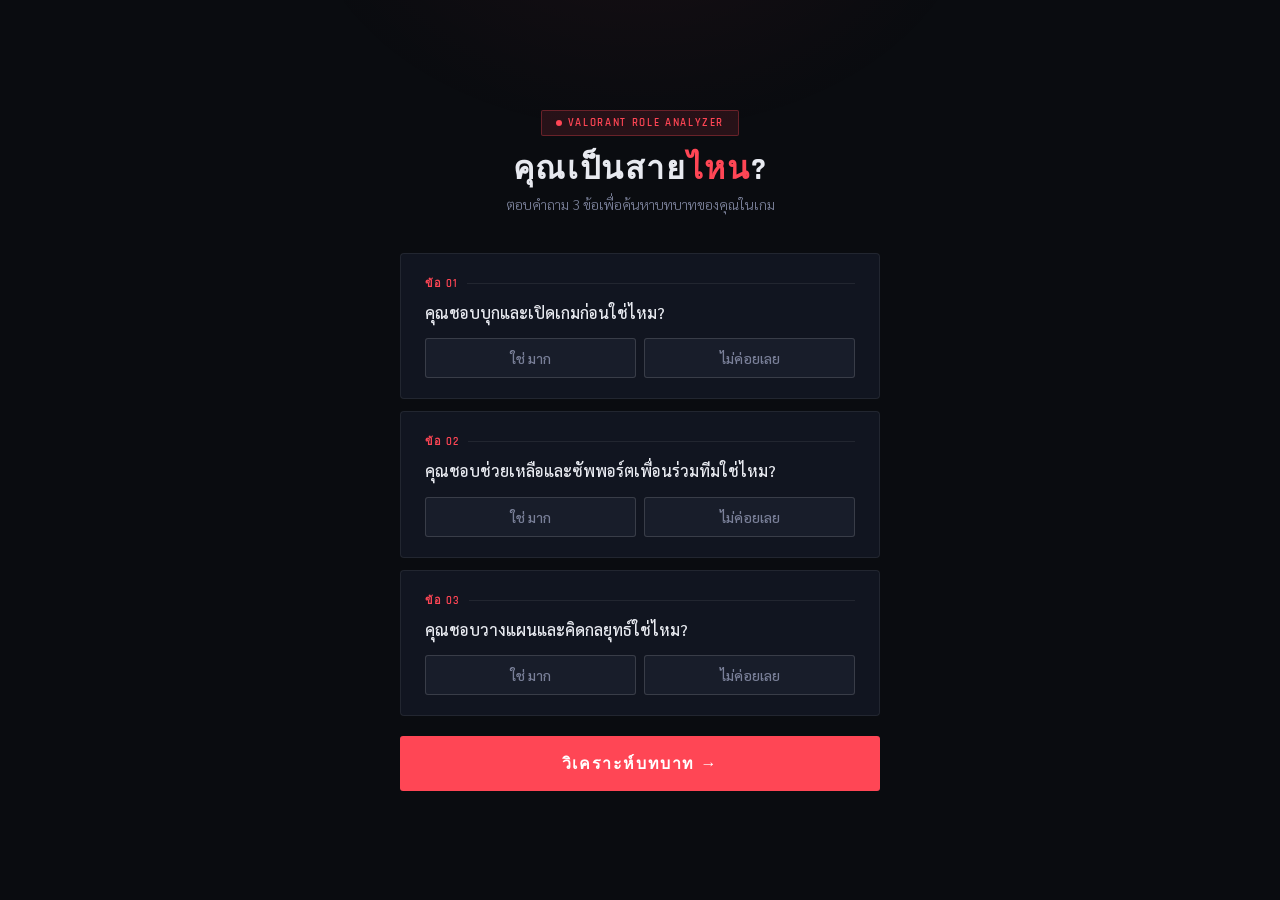
<file: index.html>
<!DOCTYPE html>
<html lang="th">
<head>
  <meta charset="UTF-8" />
  <meta name="viewport" content="width=device-width, initial-scale=1.0"/>
  <title>Valorant Role Analyzer</title>
  <link href="https://fonts.googleapis.com/css2?family=Rajdhani:wght@500;600;700&family=Sarabun:wght@300;400;500&display=swap" rel="stylesheet"/>
  <style>
    :root {
      --bg: #0a0c10;
      --surface: #111520;
      --surface2: #181d2a;
      --border: rgba(255,255,255,0.07);
      --border2: rgba(255,255,255,0.14);
      --red: #ff4655;
      --red-dim: rgba(255,70,85,0.12);
      --teal: #00d4aa;
      --teal-dim: rgba(0,212,170,0.12);
      --purple: #7b5ea7;
      --purple-dim: rgba(123,94,167,0.14);
      --amber: #f5a623;
      --amber-dim: rgba(245,166,35,0.12);
      --text: #e8eaf0;
      --muted: #7a8099;
    }

    * { box-sizing: border-box; margin: 0; padding: 0; }

    body {
      background: var(--bg);
      color: var(--text);
      font-family: 'Sarabun', sans-serif;
      min-height: 100vh;
      display: flex;
      align-items: center;
      justify-content: center;
      padding: 2rem 1rem;
      overflow-x: hidden;
    }

    body::before {
      content: '';
      position: fixed;
      top: -40%;
      left: 50%;
      transform: translateX(-50%);
      width: 700px;
      height: 500px;
      background: radial-gradient(ellipse, rgba(255,70,85,0.06) 0%, transparent 70%);
      pointer-events: none;
      z-index: 0;
    }

    .container {
      position: relative;
      z-index: 1;
      width: 100%;
      max-width: 480px;
    }

    .header {
      text-align: center;
      margin-bottom: 2.5rem;
    }

    .game-tag {
      display: inline-flex;
      align-items: center;
      gap: 6px;
      background: var(--red-dim);
      border: 0.5px solid rgba(255,70,85,0.3);
      color: var(--red);
      font-family: 'Rajdhani', sans-serif;
      font-size: 11px;
      font-weight: 600;
      letter-spacing: 0.15em;
      padding: 5px 14px;
      border-radius: 2px;
      text-transform: uppercase;
      margin-bottom: 1rem;
    }

    .game-tag::before {
      content: '';
      width: 6px;
      height: 6px;
      background: var(--red);
      border-radius: 50%;
      animation: pulse 2s infinite;
    }

    @keyframes pulse {
      0%, 100% { opacity: 1; }
      50% { opacity: 0.3; }
    }

    h1 {
      font-family: 'Rajdhani', sans-serif;
      font-size: 32px;
      font-weight: 700;
      letter-spacing: 0.05em;
      text-transform: uppercase;
      line-height: 1.1;
      margin-bottom: 8px;
    }

    h1 span { color: var(--red); }

    .subtitle {
      font-size: 14px;
      color: var(--muted);
      font-weight: 300;
    }

    .card {
      background: var(--surface);
      border: 0.5px solid var(--border);
      border-radius: 4px;
      padding: 1.25rem 1.5rem;
      margin-bottom: 12px;
      transition: border-color 0.2s;
    }

    .card.answered {
      border-color: var(--border2);
    }

    .q-meta {
      display: flex;
      align-items: center;
      gap: 8px;
      margin-bottom: 10px;
    }

    .q-num {
      font-family: 'Rajdhani', sans-serif;
      font-size: 11px;
      font-weight: 600;
      letter-spacing: 0.1em;
      color: var(--red);
      text-transform: uppercase;
    }

    .q-line {
      flex: 1;
      height: 0.5px;
      background: var(--border);
    }

    .q-text {
      font-size: 16px;
      font-weight: 500;
      color: var(--text);
      margin-bottom: 14px;
      line-height: 1.4;
    }

    .toggle-row {
      display: flex;
      gap: 8px;
    }

    .tog {
      flex: 1;
      padding: 10px;
      background: var(--surface2);
      border: 0.5px solid var(--border2);
      border-radius: 3px;
      color: var(--muted);
      font-family: 'Sarabun', sans-serif;
      font-size: 14px;
      font-weight: 500;
      cursor: pointer;
      transition: all 0.15s;
      text-align: center;
    }

    .tog:hover {
      color: var(--text);
      border-color: rgba(255,255,255,0.25);
    }

    .tog.yes {
      background: var(--teal-dim);
      border-color: rgba(0,212,170,0.5);
      color: var(--teal);
    }

    .tog.no {
      background: var(--red-dim);
      border-color: rgba(255,70,85,0.4);
      color: var(--red);
    }

    .analyze-btn {
      width: 100%;
      padding: 15px;
      margin-top: 8px;
      background: var(--red);
      border: none;
      border-radius: 3px;
      color: white;
      font-family: 'Rajdhani', sans-serif;
      font-size: 16px;
      font-weight: 700;
      letter-spacing: 0.1em;
      text-transform: uppercase;
      cursor: pointer;
      transition: all 0.15s;
      position: relative;
      overflow: hidden;
    }

    .analyze-btn::after {
      content: '';
      position: absolute;
      inset: 0;
      background: rgba(255,255,255,0);
      transition: background 0.15s;
    }

    .analyze-btn:hover::after { background: rgba(255,255,255,0.08); }
    .analyze-btn:active { transform: scale(0.99); }

    .result {
      display: none;
      margin-top: 16px;
      background: var(--surface);
      border: 0.5px solid var(--border2);
      border-radius: 4px;
      padding: 2rem;
      text-align: center;
      animation: slideUp 0.35s cubic-bezier(0.16,1,0.3,1);
    }

    @keyframes slideUp {
      from { opacity: 0; transform: translateY(16px); }
      to   { opacity: 1; transform: translateY(0); }
    }

    .result-role {
      font-family: 'Rajdhani', sans-serif;
      font-size: 11px;
      font-weight: 600;
      letter-spacing: 0.2em;
      text-transform: uppercase;
      margin-bottom: 8px;
    }

    .result-title {
      font-family: 'Rajdhani', sans-serif;
      font-size: 28px;
      font-weight: 700;
      text-transform: uppercase;
      letter-spacing: 0.05em;
      margin-bottom: 12px;
      line-height: 1.1;
    }

    .result-divider {
      width: 40px;
      height: 2px;
      margin: 0 auto 16px;
      border-radius: 1px;
    }

    .result-desc {
      font-size: 14px;
      color: var(--muted);
      line-height: 1.7;
      margin-bottom: 16px;
    }

    .agent-row {
      display: flex;
      gap: 8px;
      justify-content: center;
      flex-wrap: wrap;
    }

    .agent-tag {
      font-family: 'Rajdhani', sans-serif;
      font-size: 12px;
      font-weight: 600;
      letter-spacing: 0.08em;
      text-transform: uppercase;
      padding: 5px 14px;
      border-radius: 2px;
      border: 0.5px solid;
    }

    .err-msg {
      display: none;
      margin-top: 12px;
      padding: 10px 16px;
      background: var(--red-dim);
      border: 0.5px solid rgba(255,70,85,0.3);
      border-radius: 3px;
      color: var(--red);
      font-size: 13px;
      text-align: center;
    }
  </style>
</head>
<body>

<div class="container">
  <div class="header">
    <div class="game-tag">Valorant Role Analyzer</div>
    <h1>คุณเป็นสาย<span>ไหน</span>?</h1>
    <p class="subtitle">ตอบคำถาม 3 ข้อเพื่อค้นหาบทบาทของคุณในเกม</p>
  </div>

  <div class="card" id="c1">
    <div class="q-meta">
      <span class="q-num">ข้อ 01</span>
      <div class="q-line"></div>
    </div>
    <p class="q-text">คุณชอบบุกและเปิดเกมก่อนใช่ไหม?</p>
    <div class="toggle-row">
      <button class="tog" onclick="pick('q1','yes',this)">ใช่ มาก</button>
      <button class="tog" onclick="pick('q1','no',this)">ไม่ค่อยเลย</button>
    </div>
  </div>

  <div class="card" id="c2">
    <div class="q-meta">
      <span class="q-num">ข้อ 02</span>
      <div class="q-line"></div>
    </div>
    <p class="q-text">คุณชอบช่วยเหลือและซัพพอร์ตเพื่อนร่วมทีมใช่ไหม?</p>
    <div class="toggle-row">
      <button class="tog" onclick="pick('q2','yes',this)">ใช่ มาก</button>
      <button class="tog" onclick="pick('q2','no',this)">ไม่ค่อยเลย</button>
    </div>
  </div>

  <div class="card" id="c3">
    <div class="q-meta">
      <span class="q-num">ข้อ 03</span>
      <div class="q-line"></div>
    </div>
    <p class="q-text">คุณชอบวางแผนและคิดกลยุทธ์ใช่ไหม?</p>
    <div class="toggle-row">
      <button class="tog" onclick="pick('q3','yes',this)">ใช่ มาก</button>
      <button class="tog" onclick="pick('q3','no',this)">ไม่ค่อยเลย</button>
    </div>
  </div>

  <button class="analyze-btn" onclick="analyze()">วิเคราะห์บทบาท →</button>
  <div class="err-msg" id="err">กรุณาตอบให้ครบทุกข้อก่อนนะ</div>

  <div class="result" id="result">
    <div class="result-role" id="r-role"></div>
    <div class="result-title" id="r-title"></div>
    <div class="result-divider" id="r-div"></div>
    <div class="result-desc" id="r-desc"></div>
    <div class="agent-row" id="r-agents"></div>
  </div>
</div>

<script>
  const ans = { q1: null, q2: null, q3: null };

  function pick(q, v, el) {
    ans[q] = v;
    const row = el.parentElement;
    row.querySelectorAll('.tog').forEach(b => b.className = 'tog');
    el.classList.add(v === 'yes' ? 'yes' : 'no');
    document.getElementById('c' + q.slice(1)).classList.add('answered');
  }

  const roles = {
    duelist: {
      role: 'Duelist',
      title: 'Aggressive Player',
      color: '#ff4655',
      desc: 'คุณชอบสร้างโอกาสด้วยตัวเอง กล้าเปิดเกม กล้าเสี่ยง เหมาะกับสาย Duelist ที่ต้องการฝีมือในการยิงและความกล้า',
      agents: ['Jett', 'Reyna', 'Neon', 'Yoru']
    },
    sentinel: {
      role: 'Sentinel',
      title: 'Support Player',
      color: '#00d4aa',
      desc: 'คุณให้ความสำคัญกับทีมมากกว่าตัวเอง ช่วยดูแลและปกป้องเพื่อน เหมาะกับสาย Sentinel ที่ใช้ทักษะซัพพอร์ต',
      agents: ['Sage', 'Killjoy', 'Cypher', 'Chamber']
    },
    controller: {
      role: 'Controller',
      title: 'Strategist',
      color: '#7b5ea7',
      desc: 'คุณอ่านเกมเก่ง ชอบวางแผน และสั่งการ เหมาะกับสาย Controller ที่ใช้ Smoke และ Ability ควบคุมพื้นที่',
      agents: ['Omen', 'Brimstone', 'Viper', 'Astra']
    },
    initiator: {
      role: 'Initiator',
      title: 'Flex Player',
      color: '#f5a623',
      desc: 'คุณปรับตัวได้ทุกสถานการณ์ เล่นได้หลายสไตล์ เหมาะกับสาย Initiator ที่ช่วยทีมเปิดจุดด้วย Ability',
      agents: ['Sova', 'Breach', 'Fade', 'KAY/O']
    }
  };

  function analyze() {
    const { q1, q2, q3 } = ans;
    const err = document.getElementById('err');
    const res = document.getElementById('result');

    if (!q1 || !q2 || !q3) {
      err.style.display = 'block';
      res.style.display = 'none';
      return;
    }
    err.style.display = 'none';

    let key;
    if (q1 === 'yes' && q2 === 'no') key = 'duelist';
    else if (q2 === 'yes' && q1 === 'no' && q3 === 'no') key = 'sentinel';
    else if (q3 === 'yes') key = 'controller';
    else key = 'initiator';

    const r = roles[key];
    document.getElementById('r-role').textContent = r.role;
    document.getElementById('r-role').style.color = r.color;
    document.getElementById('r-title').textContent = r.title;
    document.getElementById('r-title').style.color = r.color;
    document.getElementById('r-div').style.background = r.color;
    document.getElementById('r-desc').textContent = r.desc;

    const agRow = document.getElementById('r-agents');
    agRow.innerHTML = r.agents.map(a =>
      `<span class="agent-tag" style="color:${r.color};border-color:${r.color}40;background:${r.color}12">${a}</span>`
    ).join('');

    res.style.display = 'block';
    res.style.animation = 'none';
    void res.offsetWidth;
    res.style.animation = 'slideUp 0.35s cubic-bezier(0.16,1,0.3,1)';
  }
</script>

</body>
</html>
</file>
